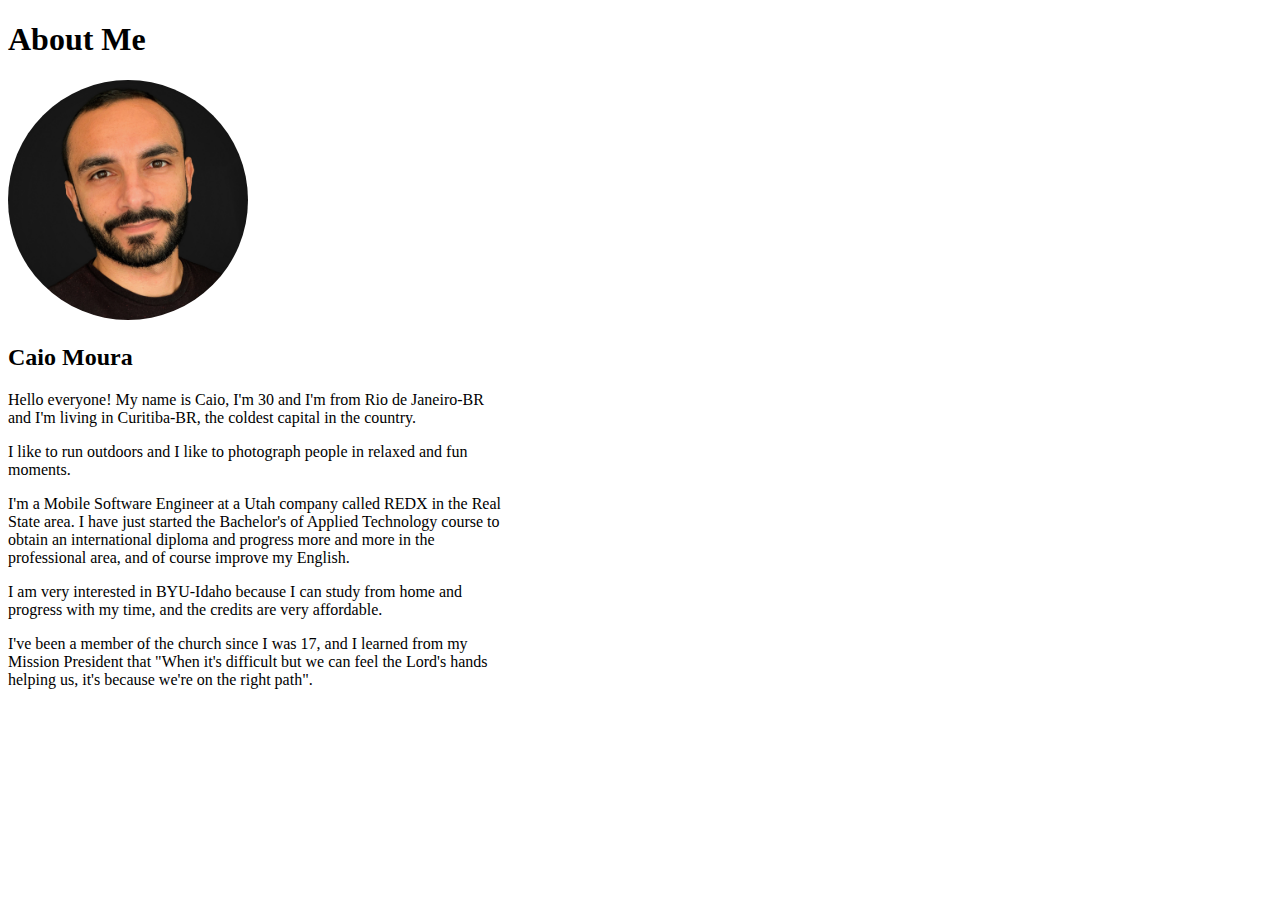
<file: aboutme/index.html>
<!DOCTYPE html>
<html lang="en">
<head>
    <meta charset="UTF-8">
    <meta http-equiv="X-UA-Compatible" content="IE=edge">
    <meta name="viewport" content="width=device-width, initial-scale=1.0">
    <link rel="stylesheet" href="styles/style.css">
    <title>All About Me</title>
</head>
<body>
    <h1>About Me</h1>
    <img id="contact_image" src="images/myphoto.jpg" >
    <h2>Caio Moura</h2>
    <div id="div_about_me">
        <p>
            Hello everyone! My name is Caio, I'm 30 and I'm from Rio de Janeiro-BR 
            and I'm living in Curitiba-BR, the coldest capital in the country.
        </p>
        <p>
            I like to run outdoors and I like to photograph people in relaxed and fun moments.
        </p>
        <p>
            I'm a Mobile Software Engineer at a Utah company called REDX in 
            the Real State area. I have just started the Bachelor's of 
            Applied Technology course to obtain an international diploma and 
            progress more and more in the professional area, and of course improve my English.
        </p>
        <p>
            I am very interested in BYU-Idaho because I can study from home and progress 
            with my time, and the credits are very affordable.
        </p>
        <p>
            I've been a member of the church since I was 17, and I learned from my 
            Mission President that "When it's difficult but we can feel the Lord's hands 
            helping us, it's because we're on the right path".
        </p>
    </div>
</body>
</html>
</file>
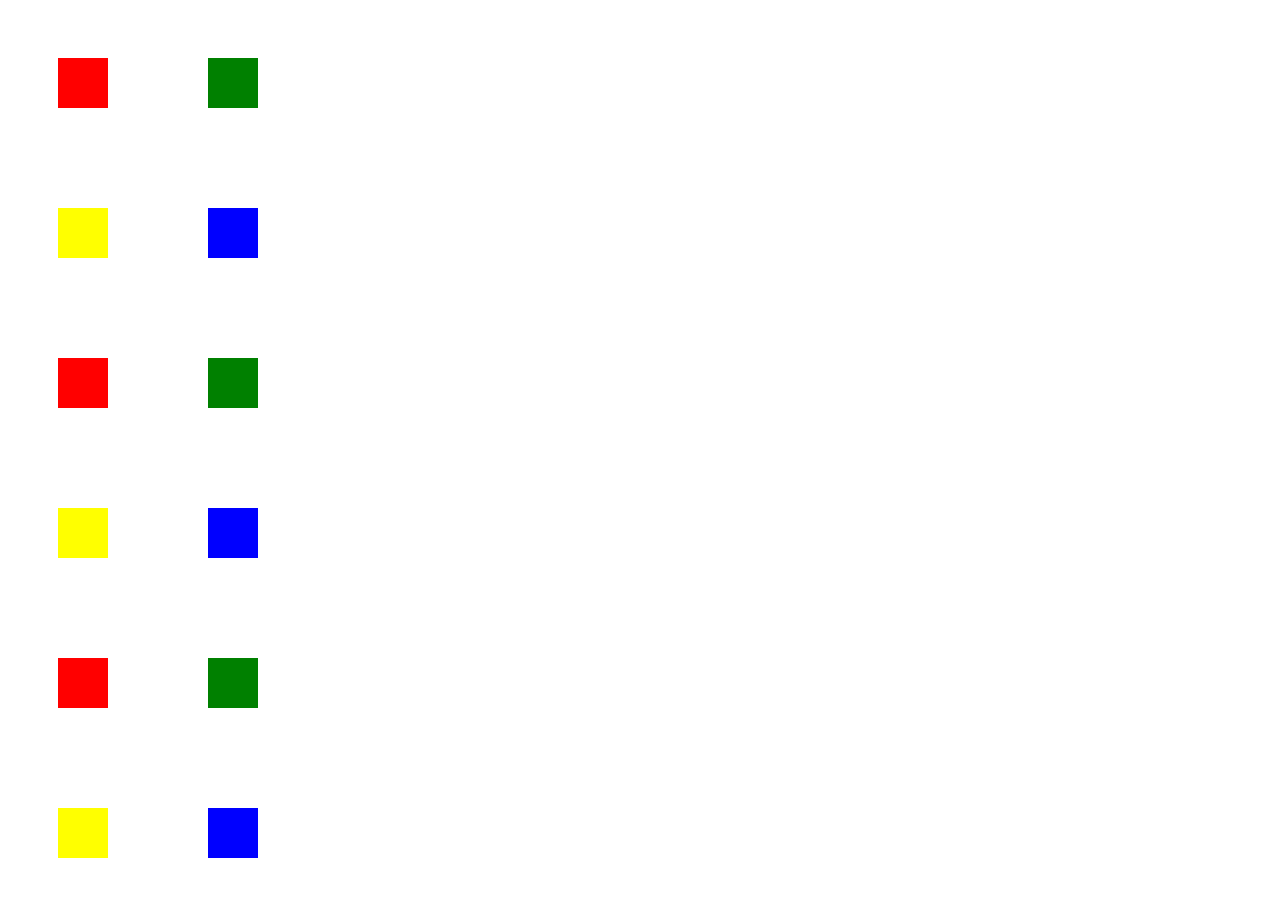
<file: grid/grid.html>
<!DOCTYPE html>
<html lang="en">
<head>
    <meta charset="UTF-8">
    <meta http-equiv="X-UA-Compatible" content="IE=edge">
    <meta name="viewport" content="width=device-width, initial-scale=1.0">
    <link rel="stylesheet" type="text/css" href="grid.css" />
    <title>Grid</title>
</head>
<body>
    <div class="content1" >
        <div class="one"></div>
        <div class="two"></div>
        <div class="three"></div>
        <div class="four"></div>
    </div>

    <div class="content2" >
        <div class="one"></div>
        <div class="two"></div>
        <div class="three"></div>
        <div class="four"></div>
    </div>
    
    <div class="content3" >
        <div class="one"></div>
        <div class="two"></div>
        <div class="three"></div>
        <div class="four"></div>
    </div>
</body>
</html>
</file>
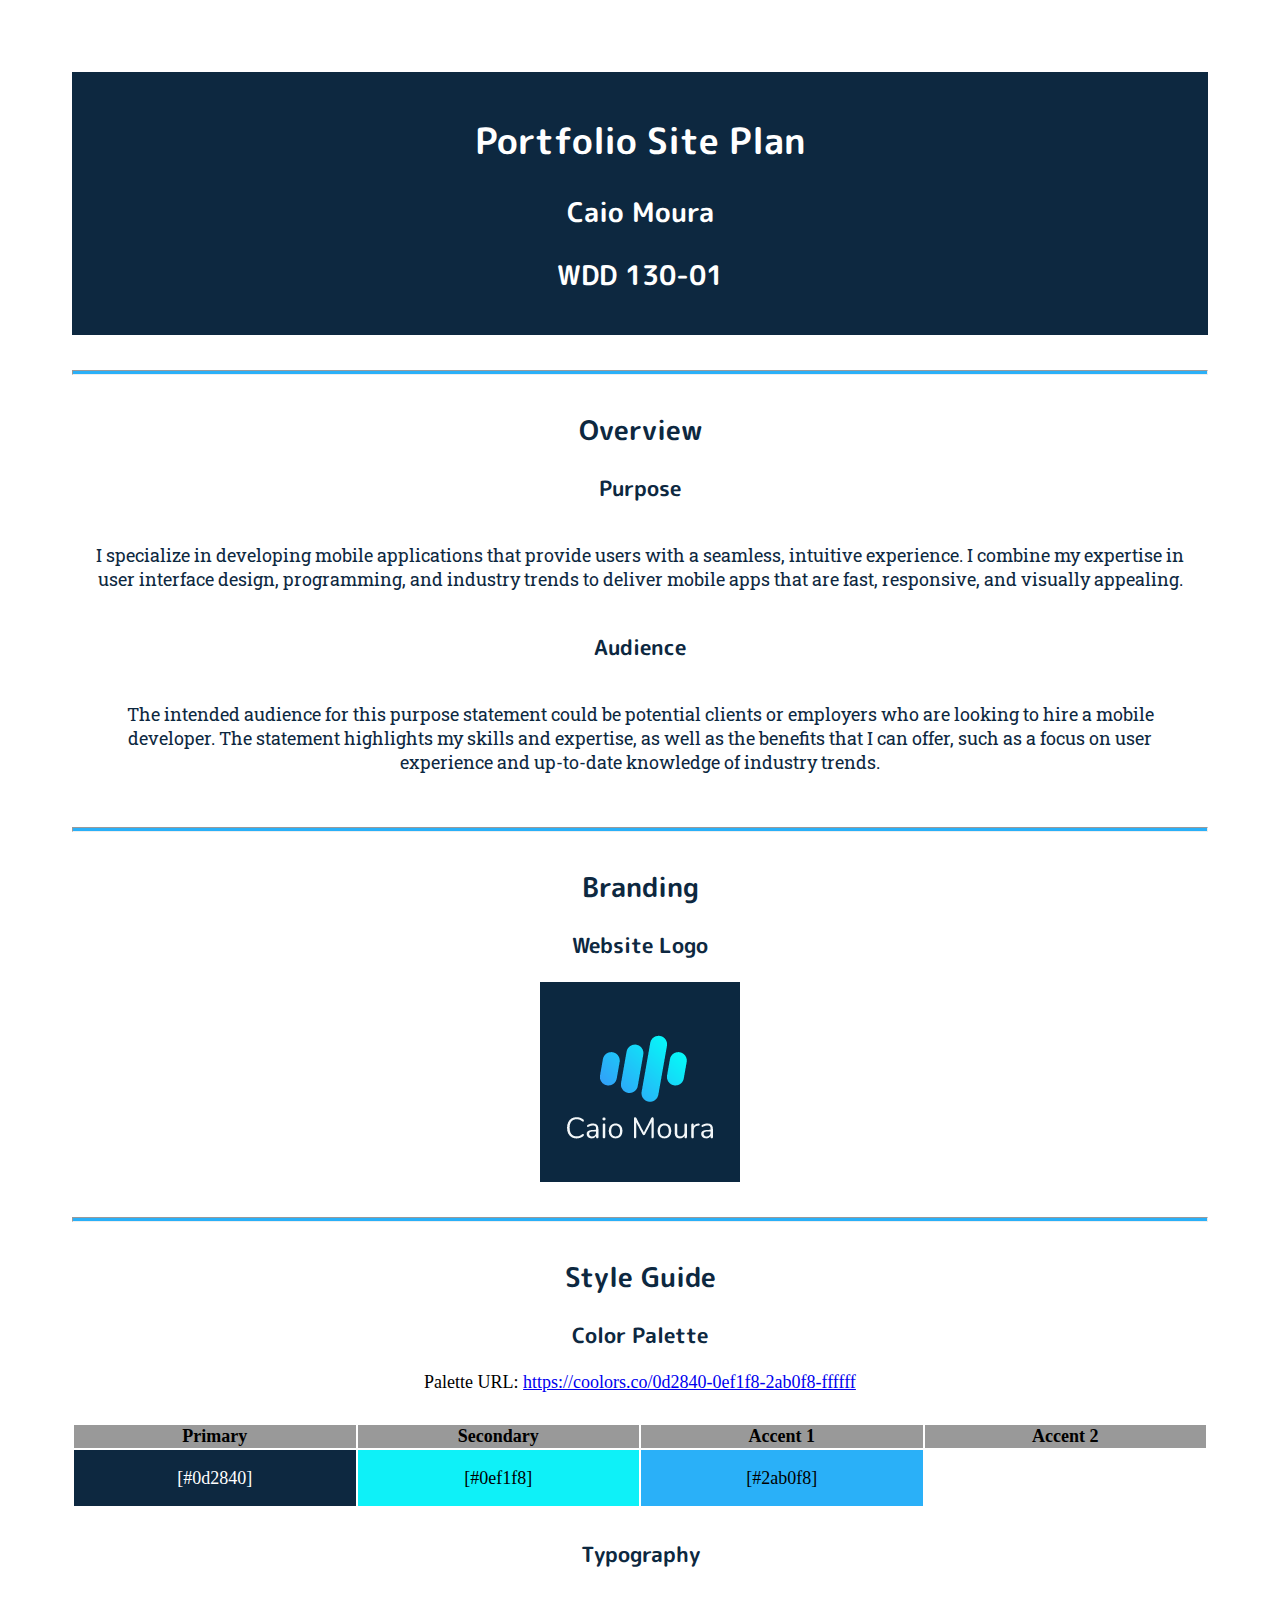
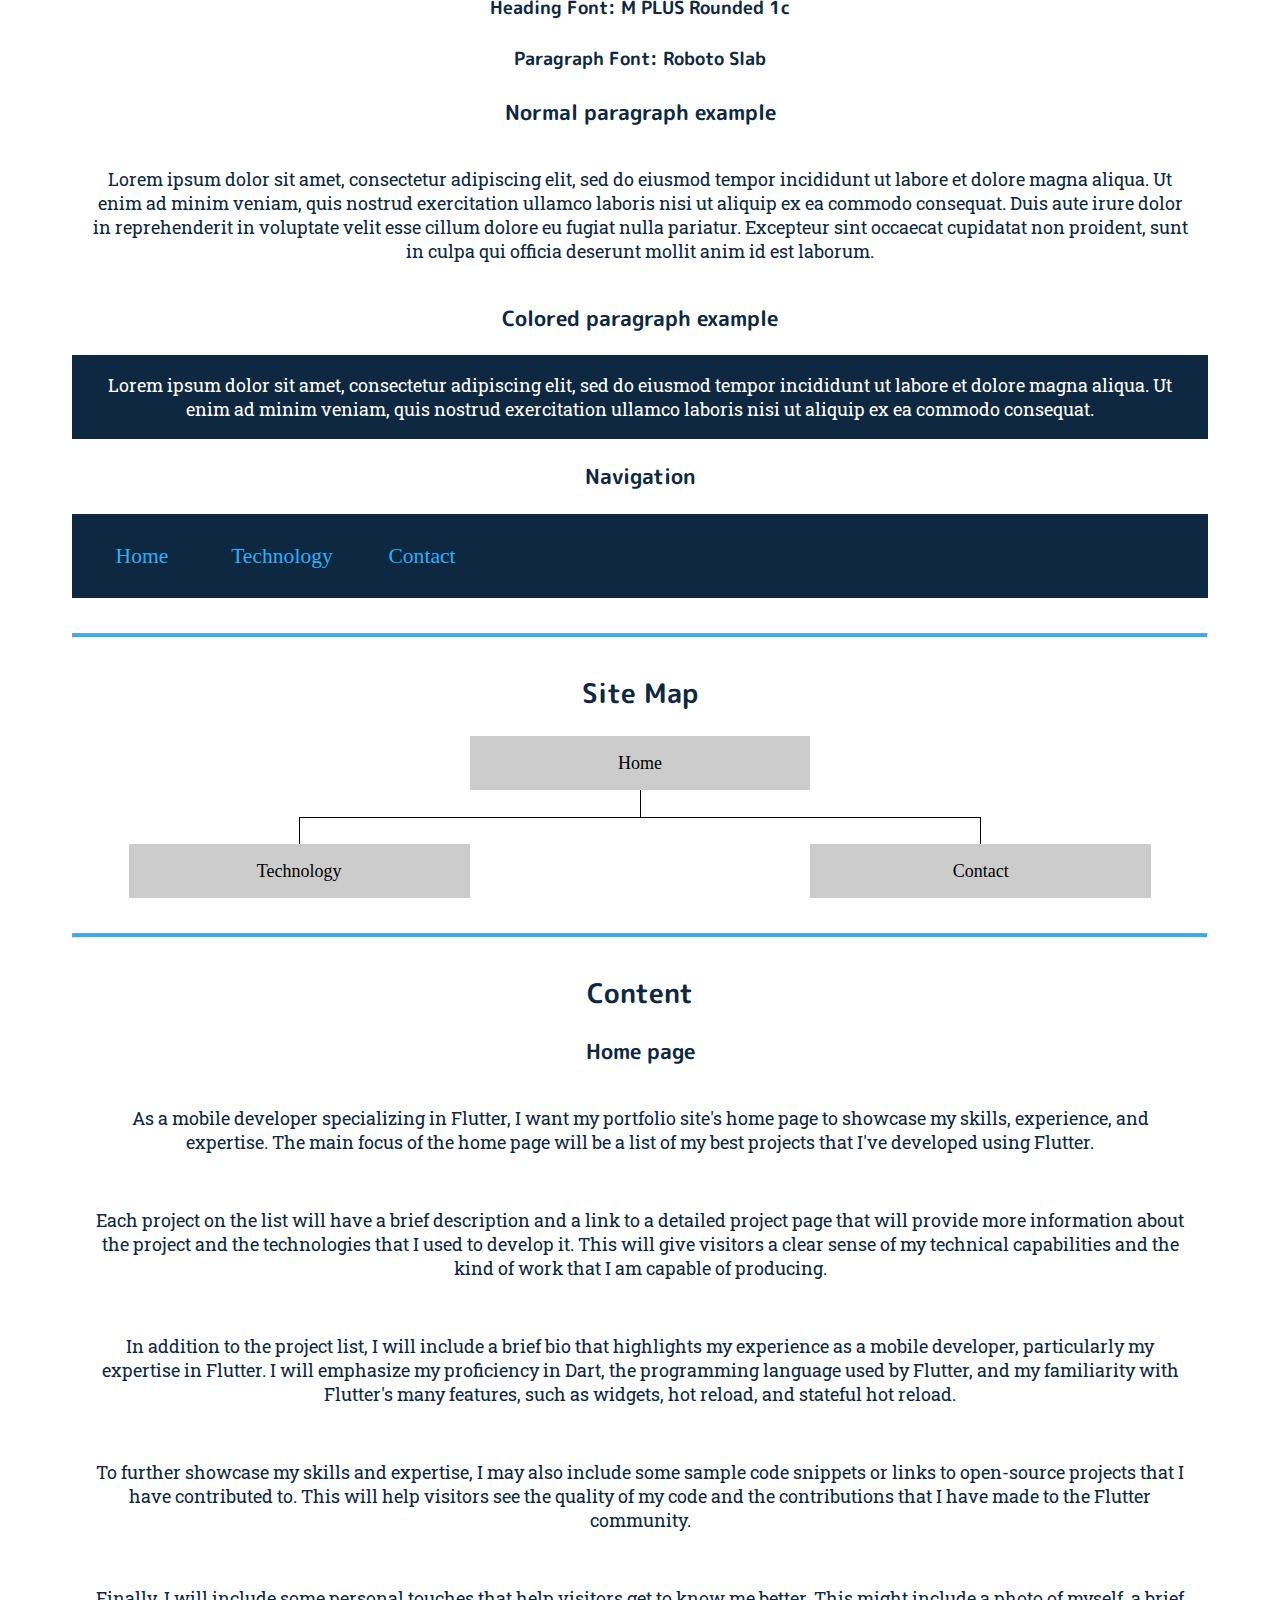
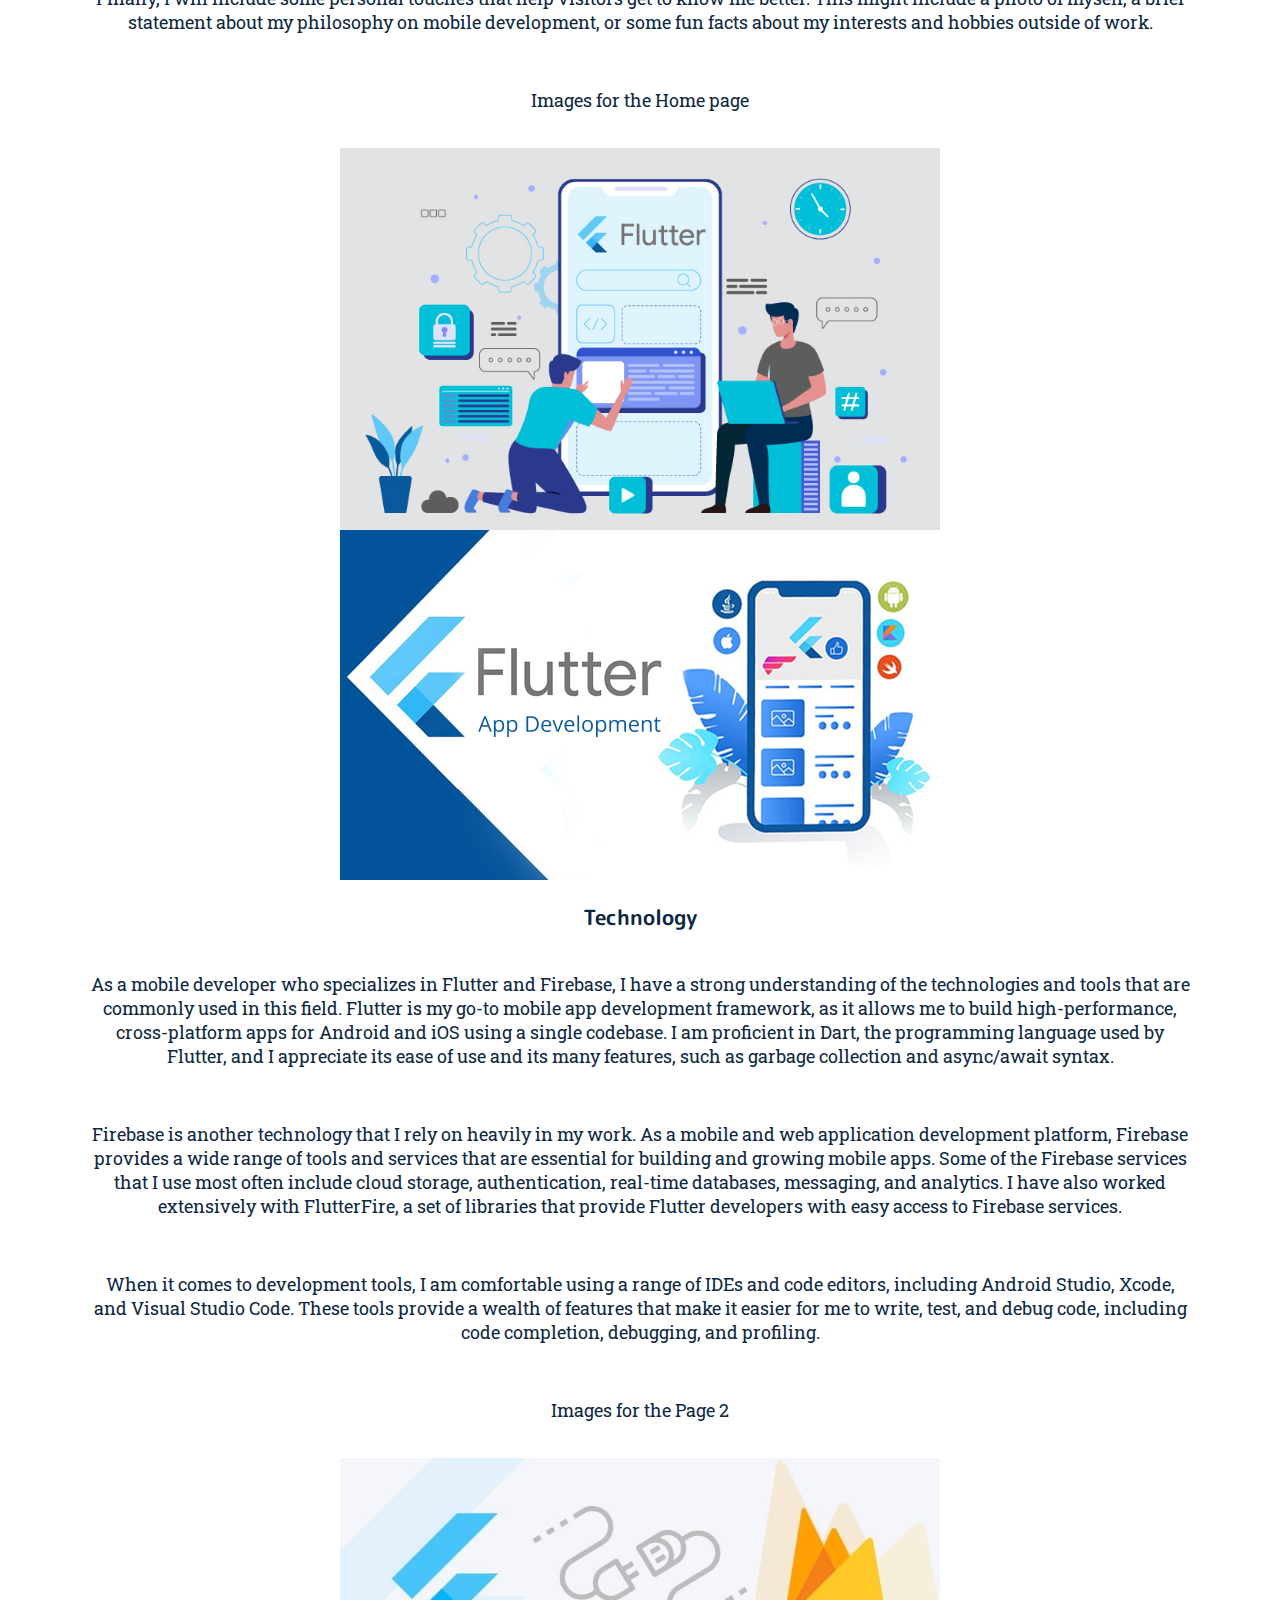
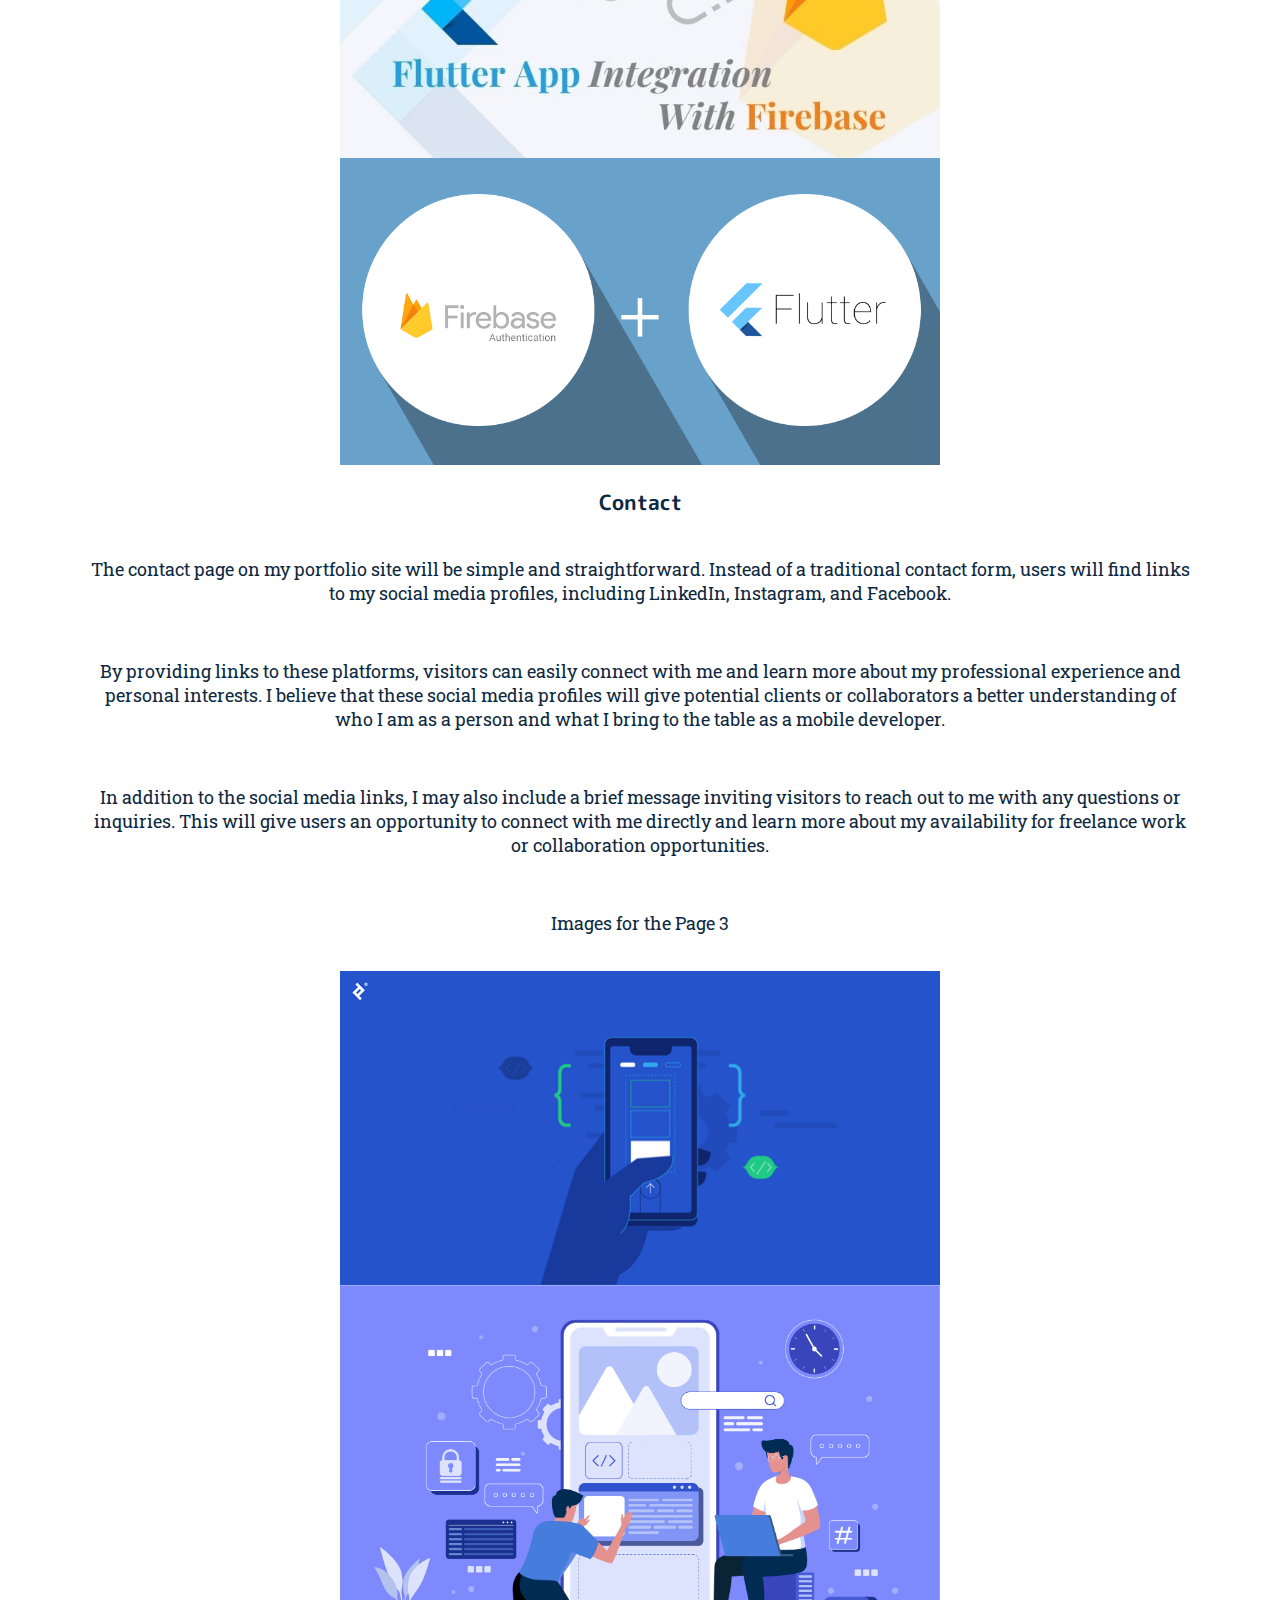
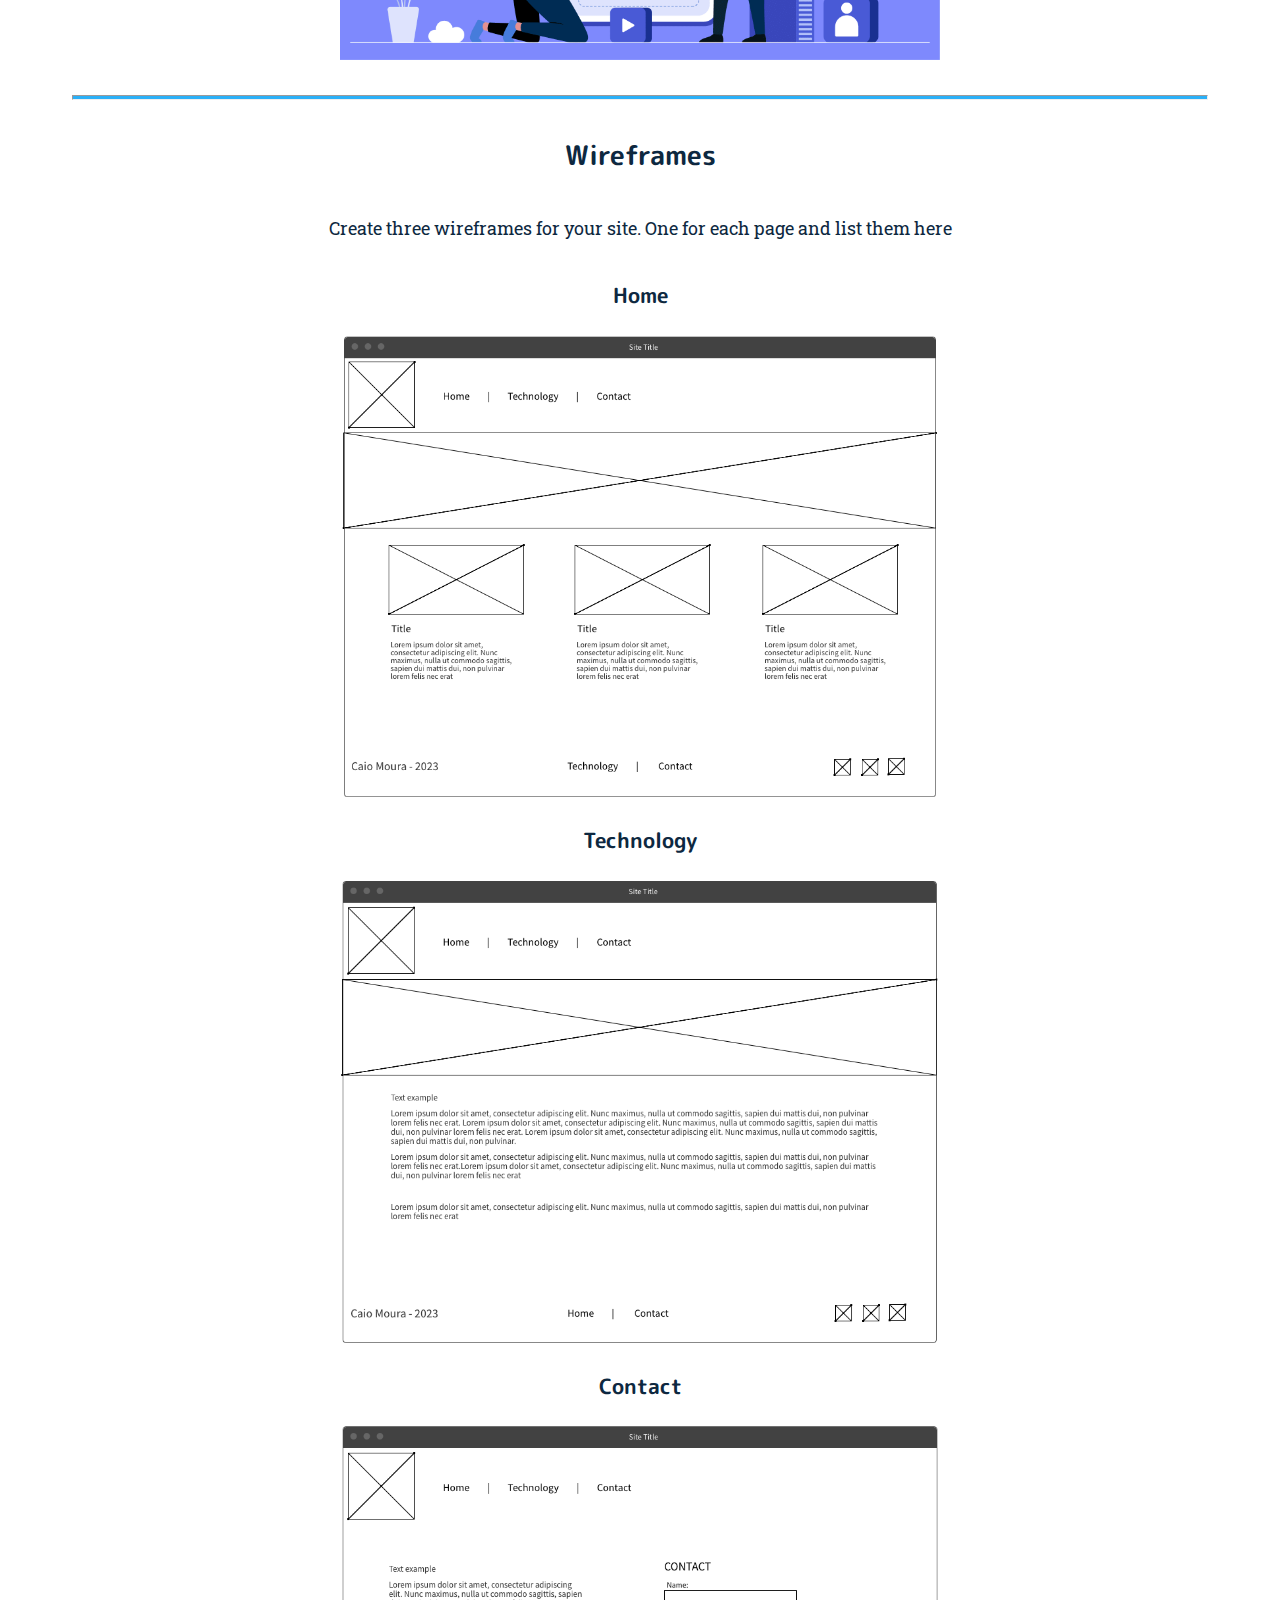
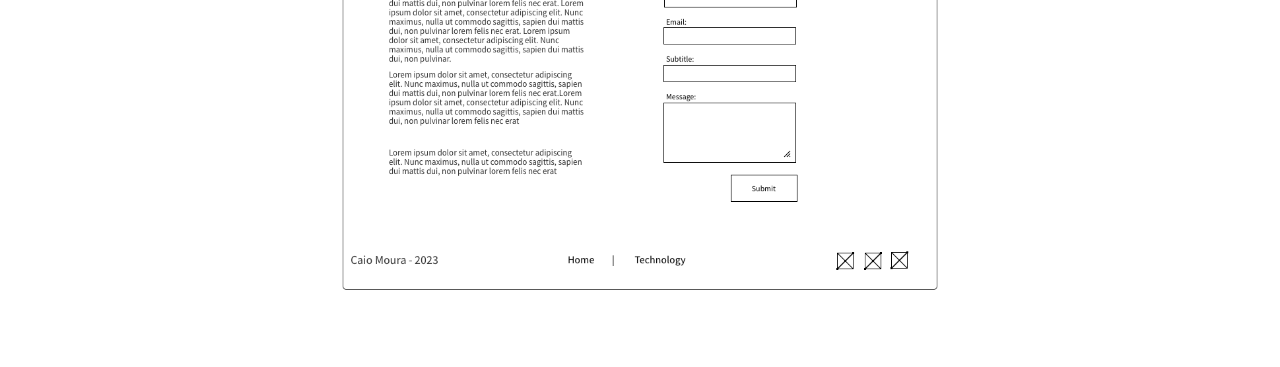
<file: portfolio/site-plan.html>
<!DOCTYPE html>
<html lang="en-us">
    
  <head>
    <meta charset="utf-8">
    <title>Site Plan</title>
    <link type="text/css" rel="stylesheet" href="styles/site-plan.css">
  </head>

  <body>
    <header>
      <h1>Portfolio Site Plan</h1>
      <h2>Caio Moura</h2>
      <h2>WDD 130-01</h2>
    </header>
    <main>

      <hr>
      <h2>Overview</h2>
      <h3>Purpose</h3>
      <p>I specialize in developing mobile applications that provide users with a seamless, intuitive experience. I combine my expertise in user interface design, programming, and industry trends to deliver mobile apps that are fast, responsive, and visually appealing.</p>  


      <h3>Audience</h3>
      <p>The intended audience for this purpose statement could be potential clients or employers who are looking to hire a mobile developer. The statement highlights my skills and expertise, as well as the benefits that I can offer, such as a focus on user experience and up-to-date knowledge of industry trends.</p> 

      <hr>
      <h2>Branding</h2>
      <h3>Website Logo</h3>
      <img src="images/logo.png" alt="Logo image">
      <hr>
      <h2>
        Style Guide
      </h2>

      <h3>
        Color Palette
      </h3>

      Palette URL: <a href="https://coolors.co/0d2840-0ef1f8-2ab0f8-ffffff" target="_blank">https://coolors.co/0d2840-0ef1f8-2ab0f8-ffffff</a>


      <table class="colors">
        <tr><th>Primary</th><th>Secondary</th><th>Accent 1</th><th>Accent 2</th></tr>
        <tr><td class="primary">[#0d2840]</td><td class="secondary">[#0ef1f8]</td><td class="accent1">[#2ab0f8]</td><td class="accent2"></td></tr>
      </table>

      <h3>
        Typography
      </h3>
      
      <h4>
        Heading Font: M PLUS Rounded 1c 
      </h4>
      <h4>
        Paragraph Font: Roboto Slab 
      </h4>
      <h3>
        Normal paragraph example
      </h3>
      <p>
        Lorem ipsum dolor sit amet, consectetur adipiscing elit, sed do eiusmod tempor incididunt ut labore et dolore magna aliqua. Ut enim ad minim veniam, quis nostrud exercitation ullamco laboris nisi ut aliquip ex ea commodo consequat. Duis aute irure dolor in reprehenderit in voluptate velit esse cillum dolore eu fugiat nulla pariatur. Excepteur sint occaecat cupidatat non proident, sunt in culpa qui officia deserunt mollit anim id est laborum.
      </p>
      <h3>
        Colored paragraph example
      </h3>
      <p class="colored">
        Lorem ipsum dolor sit amet, consectetur adipiscing elit, sed do eiusmod tempor incididunt ut labore et dolore magna aliqua. Ut enim ad minim veniam, quis nostrud exercitation ullamco laboris nisi ut aliquip ex ea commodo consequat. 
      </p>

      <h3>
        Navigation
      </h3>
      <nav>
        <a href="#">Home</a>
        <a href="#">Technology</a>
        <a href="#">Contact</a>
      </nav>
      <hr>
      <h2>
        Site Map
      </h2>
      <div class="sitemap">
        <div class="sm-home">
          Home
        </div>
        <div class="sm-page2">
          Technology 
        </div>
        <div class="sm-page3">
          Contact
        </div>

        <div class="top">
          &nbsp;
        </div>
        <div class="left">
          &nbsp;
        </div>
        <div class="right">
          &nbsp;
        </div>

      </div>

      <!-- --------Content Section -------------- -->
      <hr>
      <h2>
        Content
      </h2>
      <h3>Home page</h3>
        <p>As a mobile developer specializing in Flutter, I want my portfolio site's home page to showcase my skills, experience, and expertise. The main focus of the home page will be a list of my best projects that I've developed using Flutter.</p>
        <p>Each project on the list will have a brief description and a link to a detailed project page that will provide more information about the project and the technologies that I used to develop it. This will give visitors a clear sense of my technical capabilities and the kind of work that I am capable of producing.</p>
        <p>In addition to the project list, I will include a brief bio that highlights my experience as a mobile developer, particularly my expertise in Flutter. I will emphasize my proficiency in Dart, the programming language used by Flutter, and my familiarity with Flutter's many features, such as widgets, hot reload, and stateful hot reload.</p>
        <p>To further showcase my skills and expertise, I may also include some sample code snippets or links to open-source projects that I have contributed to. This will help visitors see the quality of my code and the contributions that I have made to the Flutter community.</p>
        <p>Finally, I will include some personal touches that help visitors get to know me better. This might include a photo of myself, a brief statement about my philosophy on mobile development, or some fun facts about my interests and hobbies outside of work.</p>
      <p>Images for the Home page</p>
        <img src="images/flutter-app-developer1.jpeg" alt="image for homepage">
        <img src="images/flutter-app-developer2.png" alt="image for homepage">

      </ul>
      <h3>Technology </h3>
        <p>As a mobile developer who specializes in Flutter and Firebase, I have a strong understanding of the technologies and tools that are commonly used in this field. Flutter is my go-to mobile app development framework, as it allows me to build high-performance, cross-platform apps for Android and iOS using a single codebase. I am proficient in Dart, the programming language used by Flutter, and I appreciate its ease of use and its many features, such as garbage collection and async/await syntax.</p>
        <p>Firebase is another technology that I rely on heavily in my work. As a mobile and web application development platform, Firebase provides a wide range of tools and services that are essential for building and growing mobile apps. Some of the Firebase services that I use most often include cloud storage, authentication, real-time databases, messaging, and analytics. I have also worked extensively with FlutterFire, a set of libraries that provide Flutter developers with easy access to Firebase services.</p>
        <p>When it comes to development tools, I am comfortable using a range of IDEs and code editors, including Android Studio, Xcode, and Visual Studio Code. These tools provide a wealth of features that make it easier for me to write, test, and debug code, including code completion, debugging, and profiling.</p>
      <p>Images for the Page 2</p>
        <img src="images/flutter-app-integration-with-firebase1.jpeg" alt="image for page">
        <img src="images/flutter-app-integration-with-firebase2.png" alt="image for page">

      </ul>
      <h3>Contact</h3>
        <p>The contact page on my portfolio site will be simple and straightforward. Instead of a traditional contact form, users will find links to my social media profiles, including LinkedIn, Instagram, and Facebook.</p>
        <p>By providing links to these platforms, visitors can easily connect with me and learn more about my professional experience and personal interests. I believe that these social media profiles will give potential clients or collaborators a better understanding of who I am as a person and what I bring to the table as a mobile developer.</p>
        <p>In addition to the social media links, I may also include a brief message inviting visitors to reach out to me with any questions or inquiries. This will give users an opportunity to connect with me directly and learn more about my availability for freelance work or collaboration opportunities.</p>
      <p>Images for the Page 3</p>
        <img src="images/contact1.png" alt="image for page">
        <img src="images/contact2.png" alt="image for page">

      </ul>
      <hr>
      <h2>
        Wireframes
      </h2>
      <p>
        Create three wireframes for your site. One for each page and list them here</p>

      <h3>Home</h3>
      <!-- <p>         
        [Any additional details about home that the wireframe does not make clear]
      </p> -->
      <img src="images/home.png" alt="home page wireframe">

      <h3>Technology </h3>
      <!-- <p>         
        [Any additional details about page 2 that the wireframe does not make clear]
      </p> -->
      <img src="images/technology.png" alt="page 2 wireframe">

      <h3>Contact</h3>
      <!-- <p>         
        [Any additional details about page 3 that the wireframe does not make clear]
      </p> -->
      <img src="images/contact.png" alt="page 3 wireframe">
    </main>
  </body>

</html>
</file>
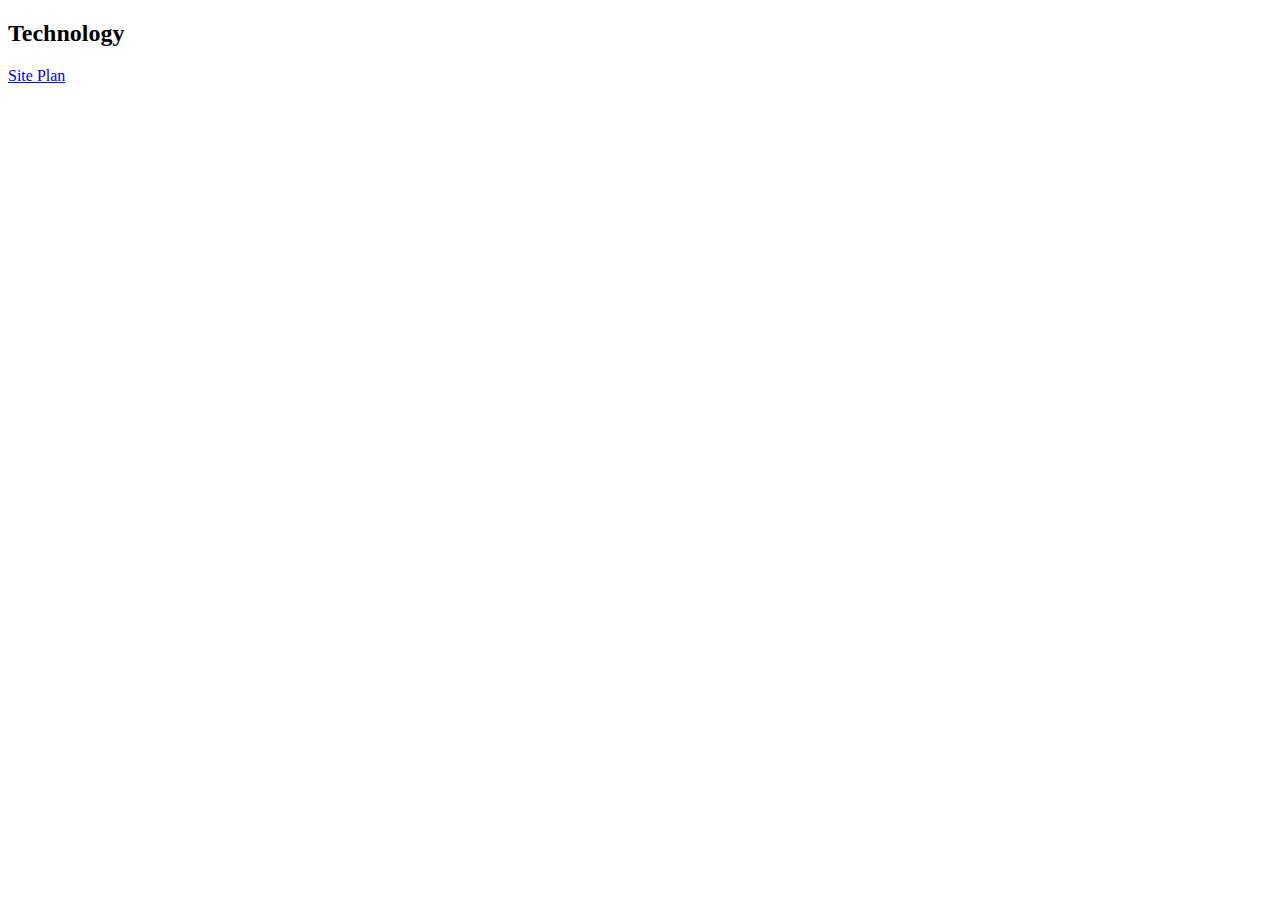
<file: portfolio/technology.html>
<!DOCTYPE html>
<html lang="en">
<head>
    <meta charset="UTF-8">
    <meta http-equiv="X-UA-Compatible" content="IE=edge">
    <meta name="viewport" content="width=device-width, initial-scale=1.0">
    <title>Potfolio</title>
</head>
<body>
    <header>
        <header>
            <h2>Technology</h2>
        </header>
    </header>
    <main> </main>
    <footer>
        <a href="site-plan.html">Site Plan</a>
    </footer>
</body>
</html>
</file>
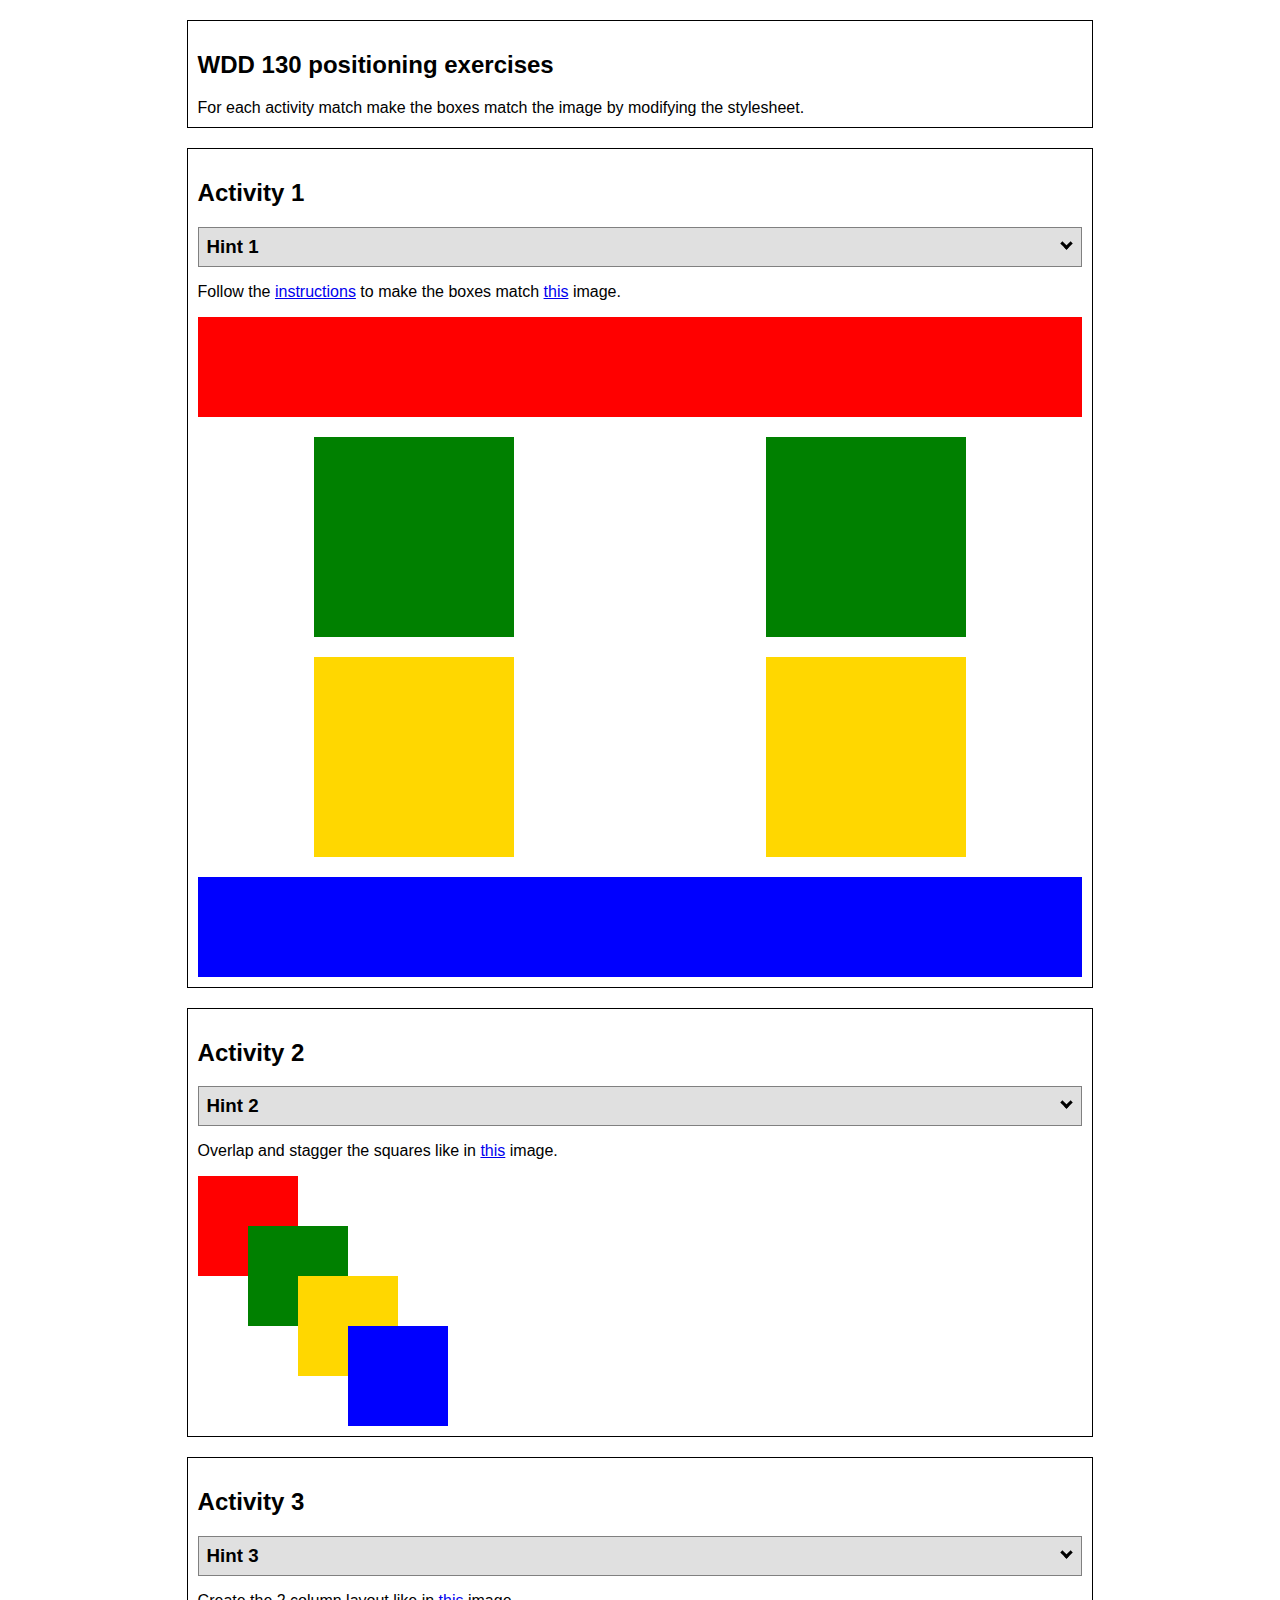
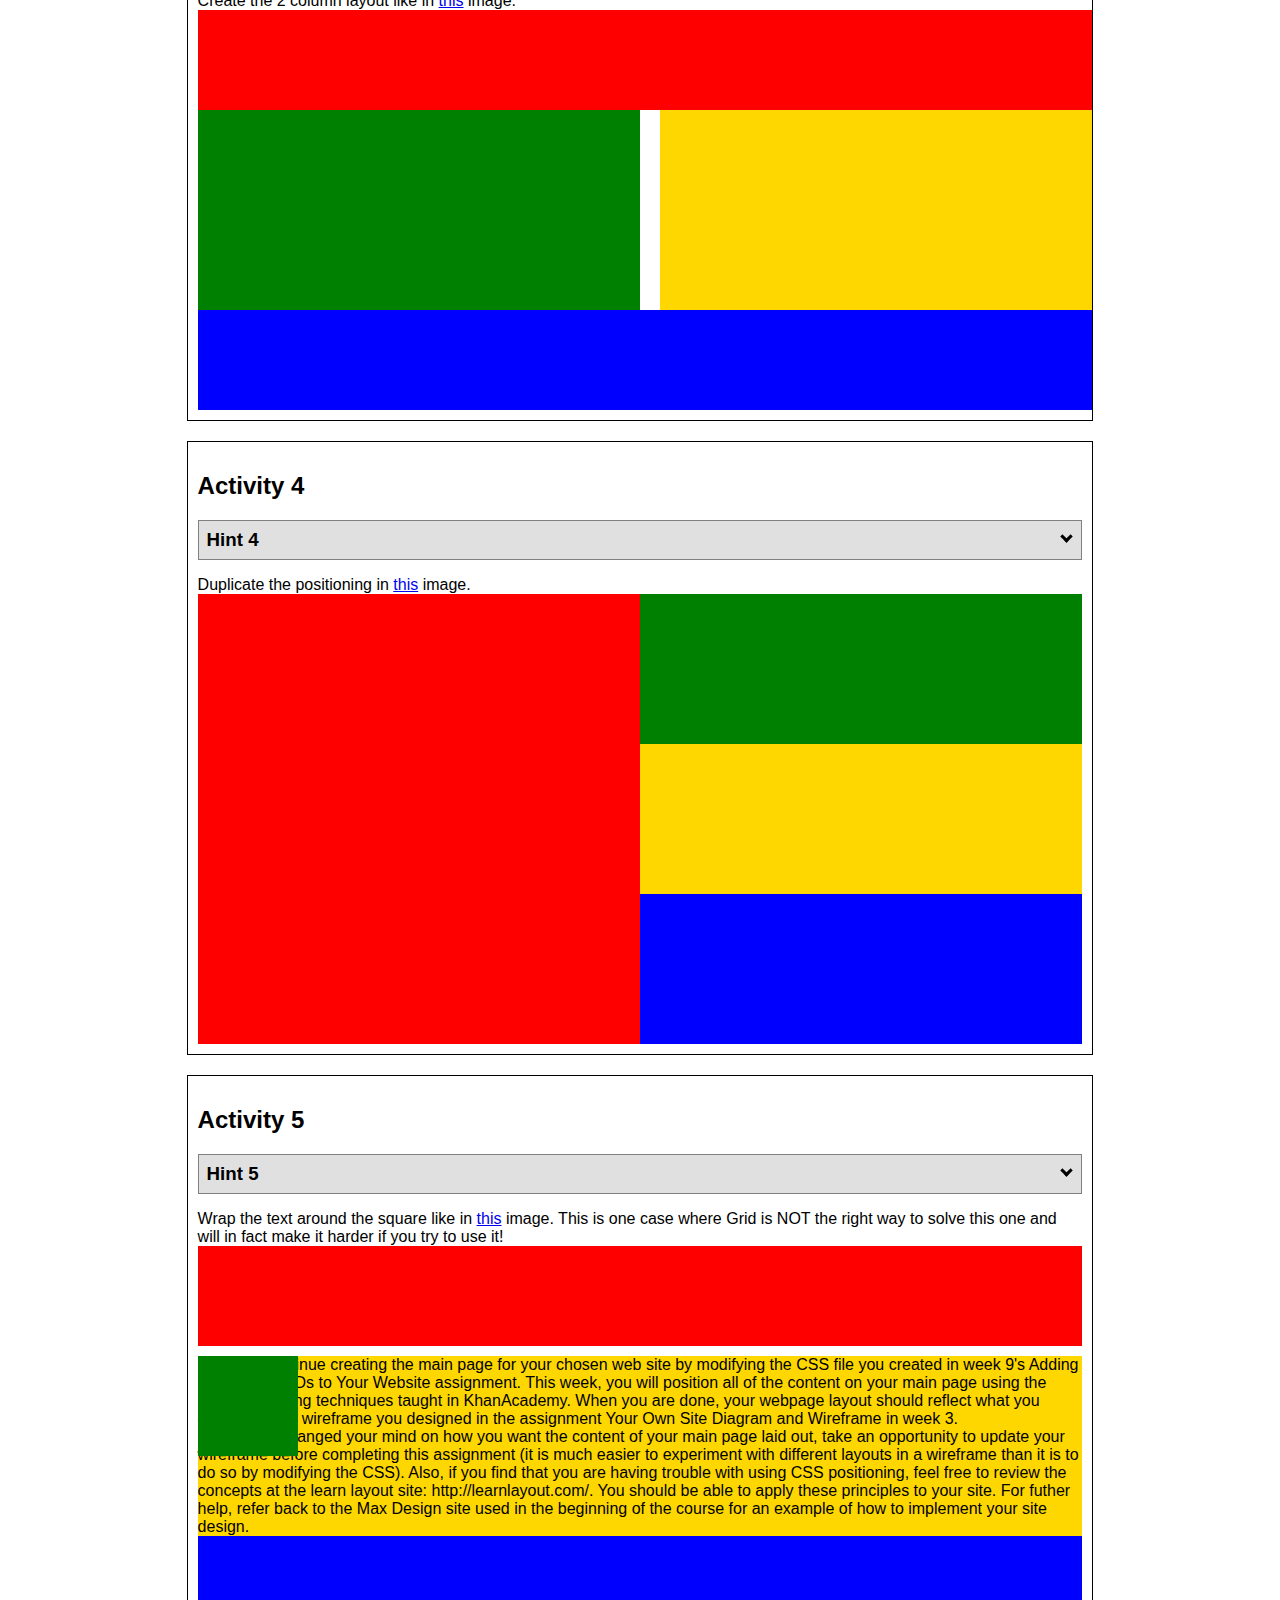
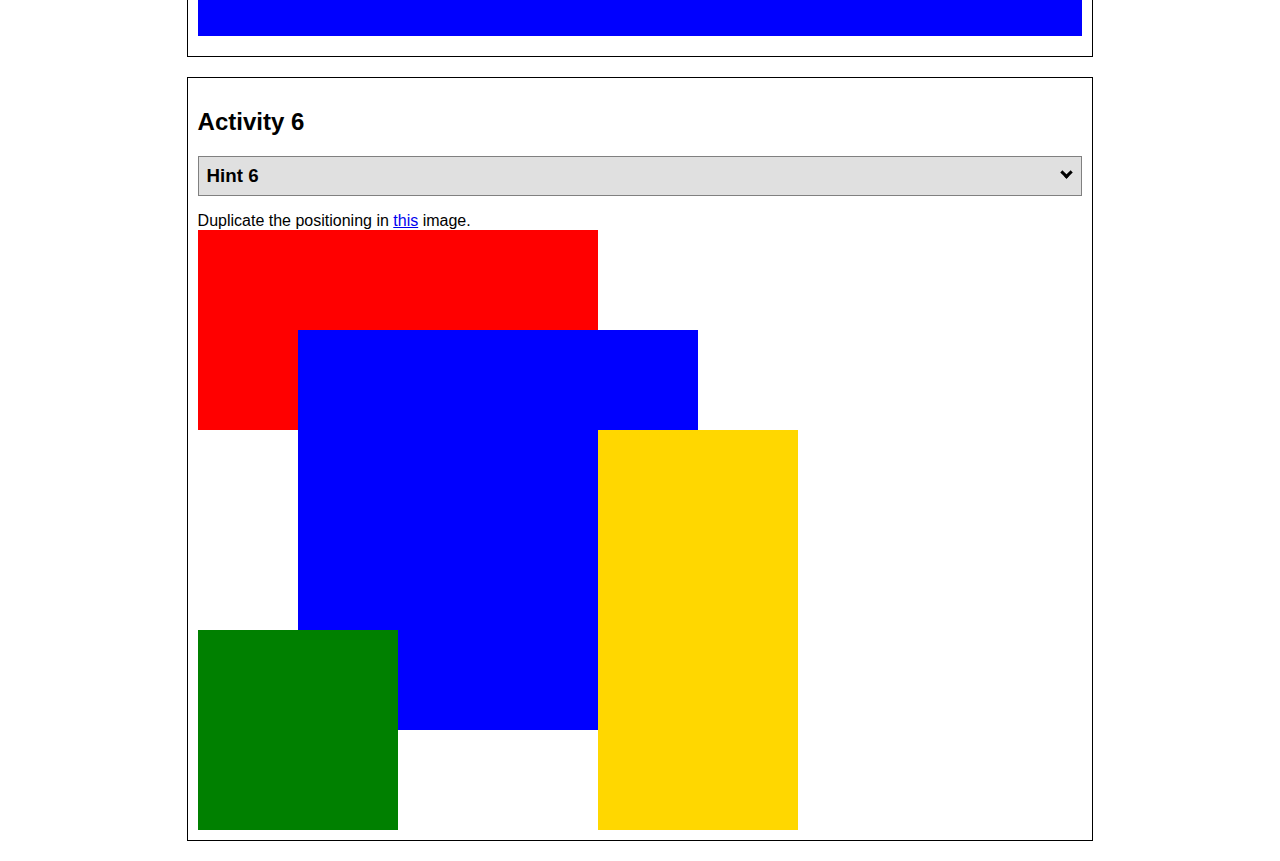
<file: positioning/positioning.html>
<!DOCTYPE html>
<html lang="en">
  <head>
    <!-- HTML - Name: positioning.html -->
    <title>Positioning Activity</title>
    <link rel="stylesheet" type="text/css" href="positionstyles.css" />
  </head>
  <body>
    <div class="activity">
      <h2>WDD 130 positioning exercises</h2>
      For each activity match make the boxes match the image by modifying the stylesheet.</div>
    <div class="activity">
      <h2>Activity 1</h2>
      <section class="hint"><input type="checkbox" ><i></i> <h3>Hint 1</h3><div><p>Check out the <a href="https://byui-wdd.github.io/wdd130/activities/w06-css-positioning.html" target="_blank">activity instructions</a> in Ilearn!</p></div></section>
      <p>Follow the <a href="https://byui-wdd.github.io/wdd130/activities/w06-css-positioning.html" target="_blank">instructions</a> to make the boxes match  <a href="https://byui-wdd.github.io/wdd130/images/example1.png" target="_blank">this</a> image.</p>
      <div class="content1" >
        <div class="red1" ></div>
        <div class="green1" ></div>
        <div class="green1" ></div>
        <div class="yellow1"></div>
        <div class="yellow1"></div>
        <div class="blue1"></div>
      </div>
    </div>
    <div class="activity">
      <h2>Activity 2</h2>
      <section class="hint"><input type="checkbox" > <h3>Hint 2</h3><i></i><div>
      <ul>
      <li>grid-template-columns: 50px 50px 50px 50px 50px </li></ul></div></section>
      <p>Overlap and stagger the squares like in <a href="https://byui-wdd.github.io/wdd130/images/example2.png" target="_blank">this</a> image.</p>
      <div class="content2" >
        <div class="red2" ></div>
        <div class="green2" ></div>
        <div class="yellow2"></div>
        <div class="blue2"></div>
      </div>
    </div>
    <div class="activity">
      <h2>Activity 3</h2>
      <section class="hint"><input type="checkbox" > <h3>Hint 3</h3><i></i><div><p>This one is going to be best solved with CSS Grid. Remember to make the boxes the right width first...then start moving them around. </p><h4>Properties used:</h4><ul><li>display:grid;</li><li>grid-template-columns:</li><li>grid-column-gap:</li>
        <li>grid-column:</li>  </ul></div></section>
      Create the 2 column layout like in <a href="https://byui-wdd.github.io/wdd130/images/example3.png" target="_blank">this</a>  image.
      <div class="content3" >
        <div class="red3" ></div>
        <div class="green3" ></div>
        <div class="yellow3"></div>
        <div class="blue3"></div>
      </div>
    </div>
    <div class="activity">
      <h2>Activity 4</h2>
      <section class="hint"><input type="checkbox" > <h3>Hint 4</h3><i></i><div><p>For the others we have been primarily concerned with width. For this one you will need to adjust height as well. </p><h4>Properties used:</h4><ul><li>display:grid;</li><li>grid-template-columns:</li><li>grid-row:</li></ul></div></section>
      Duplicate the positioning in <a href="https://byui-wdd.github.io/wdd130/images/example4.png" target="_blank">this</a> image. 
      <div class="content4" >
        <div class="red4" ></div>
        <div class="green4" ></div>
        <div class="yellow4"></div>
        <div class="blue4"></div>
      </div>
    </div>

    <div class="activity">
      <h2>Activity 5</h2>
      <section class="hint"><input type="checkbox" > <h3>Hint 5</h3><i></i><div><p>Grid is <strong>not</strong> the right way to do this.  In fact there is only one way to really do that...and that is with float. Remember that we float the thing we want the text to wrap around.  Also remember to start by making all the shapes the right size and shape.</p><h4>Properties used:</h4><ul><li>float: left;</li></ul></div></section>
      Wrap the text around the square like in <a href="https://byui-wdd.github.io/wdd130/images/example5.png" target="_blank">this</a> image. This is one case where Grid is NOT the right way to solve this one and will in fact make it harder if you try to use it!
      <div class="content5" >
        <div class="red5" ></div>
        <div class="green5" ></div>
        <div class="yellow5">Step 01: Continue creating the main page for your chosen web site by modifying the CSS file you created in week 9's Adding Classes and IDs to Your Website assignment. This week, you will position all of the content on your main page using the CSS positioning techniques taught in KhanAcademy. When you are done, your webpage layout should reflect what you outlined in the wireframe you designed in the assignment Your Own Site Diagram and Wireframe in week 3. <br />
          If you have changed your mind on how you want the content of your main page laid out, take an opportunity to update your wireframe before completing this assignment (it is much easier to experiment with different layouts in a wireframe than it is to do so by modifying the CSS). Also, if you find that you are having trouble with using CSS positioning, feel free to review the concepts at the learn layout site: http://learnlayout.com/. You should be able to apply these principles to your site. For futher help, refer back to the Max Design site used in the beginning of the course for an example of how to implement your site design.</div>
        <div class="blue5"></div>
      </div>
    </div>
    <div class="activity">
      <h2>Activity 6</h2>
      <section class="hint"><input type="checkbox" > <h3>Hint 6</h3><i></i><div><p>This one is all about visualizing the grid behind the layout. If you are having a hard time doing that first: all the sizes are even multiples of 100, and second here is another example with the lines drawn: <a href="https://byui-wdd.github.io/wdd130/images/example6-hint.png" target="_blank">example 6 with lines</a>. For this one you will find it easiest if you use px for the column width. You can also use <kbd>z-index</kbd> to control the element layering.    </p><h4>Properties used:</h4><ul><li>display:grid;</li><li>grid-template-columns:</li><li>grid-column:</li><li>grid-row:</li><li><a href="https://www.w3schools.com/cssref/pr_pos_z-index.asp" target="_blank">z-index:</a></li></ul></div></section>
      Duplicate the positioning in <a href="https://byui-wdd.github.io/wdd130/images/example6.png" target="_blank">this</a> image.
      <div class="content6" >
        <div class="red6" ></div>
        <div class="green6" ></div>
        <div class="yellow6"></div>
        <div class="blue6"></div>
      </div>
    </div>
  </body>
</html>
</file>
<file: aboutme/styles/style.css>
#contact_image {
    border-radius: 160px;
    height: 240px; 
}

#div_about_me {
    max-width: 500px;
}
</file>
<file: grid/grid.css>
.content1 {
    display: grid;
    grid-template-columns: 1fr 1fr;
    grid-template-rows: 1fr 1fr;
    width: 300px;
    height: 300px;
    justify-content: center;
    align-content: center;
    justify-items: center;
    align-items: center;
}

.content2 {
    display: grid;
    grid-template-columns: 1fr 1fr;
    grid-template-rows: 1fr 1fr;
    width: 300px;
    height: 300px;
    justify-content: center;
    align-content: center;
    justify-items: center;
    align-items: center;
}

.content3 {
    display: grid;
    grid-template-columns: 1fr 1fr;
    grid-template-rows: 1fr 1fr;
    width: 300px;
    height: 300px;
    justify-content: center;
    align-content: center;
    justify-content: center;
    align-content: center;
    justify-items: center;
    align-items: center;
}

.one {
    background-color: red;
    width: 50px;
    height: 50px;
}

.two {
    background-color: green;
    width: 50px;
    height: 50px;
}

.three {
    background-color: yellow;
    width: 50px;
    height: 50px;
}

.four {
    background-color: blue;
    width: 50px;
    height: 50px;
}
</file>
<file: portfolio/styles/site-plan.css>
/* if you are using any Google fonts change the font names below to your fonts. 
Any spaces in your font name should be replaced with a +. 
Fonts are separated by a | */
@import url('https://fonts.googleapis.com/css2?family=Roboto+Slab:wght@300;400&family=Yanone+Kaffeesatz:wght@600&display=swap');@import url('https://fonts.googleapis.com/css2?family=M+PLUS+Rounded+1c:wght@500&family=Roboto+Slab:wght@300;400&display=swap');

:root {
  /* change the values below to your colors from your palette */
  --primary-color: #0d2840   ;
  --secondary-color: #0ef1f8 ;
  --accent1-color: #2ab0f8;
  --accent2-color: white;

  /* change the values below to your chosen font(s) */
  --heading-font: 'M PLUS Rounded 1c', sans-serif;
  --paragraph-font: 'Roboto Slab', serif;

  /* these colors below should be chosen from among your palette colors above */
  --headline-color-on-white: #0d2840;  /* headlines on a white background */ 
  --headline-color-on-color: white; /* headlines on a colored background */ 
  --paragraph-color-on-white: #0d2840; /* paragraph text on a white background */ 
  --paragraph-color-on-color: white; /* paragraph text on a colored background */ 
  --paragraph-background-color: #0d2840  ;
  --nav-link-color: #2ab0f8;
  --nav-background-color: #0d2840;
  --nav-hover-link-color: #0d2840;
  --nav-hover-background-color: #2ab0f8;
}


/*  Look around below...but DON'T CHANGE ANYTHING! */

body {
  max-width: 1200px;
  margin: 0 auto;
  padding: 4em;
  font-size: 18px;
  text-align: center;
}
img {
  display: block;
  margin: 0 auto;
  max-width: 600px; /* Just a little change */
}
h1, h2, h3, h4, h5, h6 {
  font-family: var(--heading-font);
  color: var(--headline-color-on-white);
}
h2 {
  text-align: center;
}
hr {
  height: 3px;
  margin: 35px 0;
  background: var(--accent1-color);
}
header {
  padding: 1em;
  text-align: center;
  color: var(--headline-color-on-color);
  background-color: var(--paragraph-background-color);
}
header > h1, header > h2 {
  color: var(--headline-color-on-color);
}

p {
  font-family: var(--paragraph-font);
  color: var(--paragraph-color-on-white);
  padding: 1em;
}
.colors {
  width: 100%;
  min-width: 350px;
  margin: 30px auto;
  text-align: center;
}
.colors th {
  background-color: #999;
}
.colors td{
  width: 25%;
  height: 3em;
}

.primary {
  color: white;
  background-color: var(--primary-color);
}
.secondary {
  background-color: var(--secondary-color);
}
.accent1 {
  background-color: var(--accent1-color);
}
.accent2{
  background-color: var(--accent2-color);
}

p.colored {
  background-color: var(--paragraph-background-color);
  color: var(--paragraph-color-on-color);
}

nav {
  background-color: var(--nav-background-color);
  line-height: 3em;
  text-align: center;
  font-size: 1.2em;
}
nav  {
  list-style-type: none;
  display: flex;

}
nav a {
  padding:1em;
  min-width: 120px;
  text-decoration: none;
  padding: 10px;

}
nav a:link, nav a:visited {
  color: var(--nav-link-color);
}
nav a:hover {
  color: var(--nav-hover-link-color);
  background-color: var(--nav-hover-background-color);
}

.sitemap {
  display: grid;
  justify-content: center;

  grid-template-columns: repeat(6, 15%);
  grid-template-rows: 3em 1.5em 1.5em 3em;
  grid-template-areas: ". . home home . ."
    ". . . top . ."
    ". left left right right ."
    "page2 page2 . . page3 page3";
}
.sitemap > div {

  text-align: center;

}
.sm-home {
  grid-area: home;
  background-color: #ccc;
  line-height: 3em;
}
.sm-page2 {
  grid-area: page2;
  background-color: #ccc;
  line-height: 3em;
}
.sm-page3 {
  grid-area: page3;
  background-color: #ccc;
  line-height: 3em;
}

.top {
  grid-area: top;
  border-left: 1px solid;
}

.left {
  grid-area: left;
  border-top: 1px solid;
  border-left: 1px solid;
}

.right {
  grid-area: right;
  border-top: 1px solid;
  border-right: 1px solid;
}
</file>
<file: positioning/positionstyles.css>
/* CSS - Name: "positionstyles.css" */
/* Activity 1 styles */
.content1 {
  display: grid;
  grid-template-columns: 1fr 1fr;
  justify-items: center;
  grid-gap: 20px;
  /* This is the parent of the activity 1 boxes. */

}
.red1 { 
  width: 100%; 
  height: 100px; 
  background-color: red; 
  grid-column: 1/3;
} 

.green1 {
  width: 200px; 
  height: 200px; 
  background-color: green; 

} 
.yellow1 {
  width: 200px; 
  height: 200px; 
  background-color: gold; 
} 
.blue1 {
  width: 100%; 
  height: 100px; 
  background-color: blue; 
  grid-column: 1/3;
} 
/* Activity 2 styles */ 
.content2 {
  display: grid;
  grid-template-columns: 50px 50px 50px 50px;

  /* This is the parent of the activity 2 boxes. */
}
.red2 {
  width: 100px; 
  height: 100px; 
  background-color: red; 
} 
.green2 { 
  width: 100px; 
  height: 100px; 
  background-color: green; 
  margin-top: 50px;
} 
.yellow2 {
  width: 100px; 
  height: 100px; 
  background-color: gold; 
  margin-top: 100px;
} 
.blue2 {
  width: 100px; 
  height: 100px; 
  background-color: blue; 
  margin-top: 150px;
} 
/* Activity 3 styles */ 
.content3 {
  display: grid;
  grid-template-columns: 50% 50%;
  justify-items: stretch;
  column-gap: 20px;
  /* This is the parent of the activity 3 boxes. */
}
.red3 {
  width: 100%; 
  height: 100px; 
  background-color: red; 
  grid-column: 1/3;
} 
.green3 {
  width: 100%; 
  height: 200px; 
  background-color: green;
  
} 
.yellow3 {
  width: 100%; 
  height: 200px; 
  background-color: gold; 
} 
.blue3 {
  width: 100%;
  height: 100px; 
  background-color: blue; 
  grid-column: 1/3;
} 
/* Activity 4 styles */ 
.content4 {
  display: grid;
  grid-template-columns: 1fr 1fr;
  grid-template-rows: 150px 150px 150px;
  /* This is the parent of the activity 4 boxes. */
  height: 450px;
}
.red4 {
  width: 100%; 
  height: 450px; 
  background-color: red; 
  grid-column: 1 / 2;
} 
.green4 {
  width: 100%; 
  height: 150px; 
  background-color: green; 
  grid-column: 2 / 2;
} 
.yellow4 {
  width: 100%; 
  height: 150px; 
  background-color: gold; 
  grid-column: 2 / 2;
} 
.blue4 {
  width: 100%; 
  height: 150px; 
  background-color: blue; 
  grid-column: 2 / 2;
} 
/* Activity 5 styles */ 
.content5 {
  display: grid;
  grid-template-columns: 1fr 2fr;
  grid-template-rows: 1fr 1fr 1fr;
  /* This is the parent of the activity 5 boxes. */
  height: 400px;
}
.red5 { 
  width: 100%; 
  height: 100px; 
  background-color: red; 
  grid-column: 1 / 3;
} 
.green5 { 
  width: 100px; 
  height: 100px; 
  background-color: green; 
  float: left;
  grid-row: 2 / 3;
  grid-column: 1 / 3;
  z-index: 1;

} 
.yellow5 {
  width: 100%; 
  height: 100%; 
  background-color: gold; 
  grid-row: 2 / 3;
  grid-column: 1 / 3;
  z-index: 0;
} 
.blue5 {
  width: 100%; 
  height: 100px; 
  background-color: blue; 
  grid-column: 1 / 3;
} 
/* Activity 6 styles */ 
.content6 {
  display: grid;
  grid-template-columns: 100px 100px 100px 100px 100px 100px;
  grid-template-rows: 100px 100px 100px 100px 100px 100px;
  /* This is the parent of the activity 6 boxes. */
}
.red6 {
  width: 400px; 
  height: 200px; 
  background-color: red; 
  z-index: 0;
  position: relative;
  grid-column: 1 / 6;
  grid-row: 1 / 6;
} 
.green6 {
  width: 200px; 
  height: 200px; 
  background-color: green; 
  z-index: 2;
  position: relative;
  grid-column: 1 / 6;
  grid-row: 5 / 6;
} 
.yellow6 {
  width: 200px; 
  height: 400px; 
  background-color: gold; 
  z-index: 2;
  position: relative;
  grid-column: 5 / 6;
  grid-row: 3 / 6;
} 
.blue6 {
  width: 400px; 
  height: 400px; 
  background-color: blue; 
  z-index: 1;
  grid-column: 2 / 6;
  grid-row: 2 / 6;
  position: relative;
} 


/* Do not make any changes below here */
.activity {
  width: 70%; 
  margin: 20px auto; 
  font-family: Arial, sans-serif; 
  border: 1px solid black; 
  padding: 10px; 
  clear:both; 
  overflow: auto;
} 

.hint {
  border: 1px solid grey;
  background: #e0e0e0;
  padding: .5em;
  position: relative;
  margin: 1em 0;
}
.hint h3 {
  margin: 0;
}
.hint:hover {
  background: #d0d0d0;
}
.hint > div {
  display: none;
}

.hint input[type=checkbox] {
  position: absolute;
  width: 100%;
  height: 100%;
  opacity: 0;
  z-index: 1;
  cursor: pointer;
}

.hint input[type=checkbox]:checked ~ div {
  display: block;
}

.hint i {
  position: absolute;
  transform: translate(-6px, 0);
  margin-top: 16px;
  right: 10px;
  top: -3px;
}
.hint i:before, .hint i:after {
  content: "";
  position: absolute;
  background-color: black;
  width: 3px;
  height: 9px;
}
.hint i:before {
  transform: translate(2px, 0) rotate(45deg);
}
.hint i:after {
  transform: translate(-2px, 0) rotate(-45deg);
}

.hint input[type=checkbox]:checked ~ i:before {
  transform: translate(-2px, 0) rotate(45deg);
}
.hint input[type=checkbox]:checked ~ i:after {
  transform: translate(2px, 0) rotate(-45deg);
}
.hint a {
  position: relative;
  z-index: 1;
}
</file>
